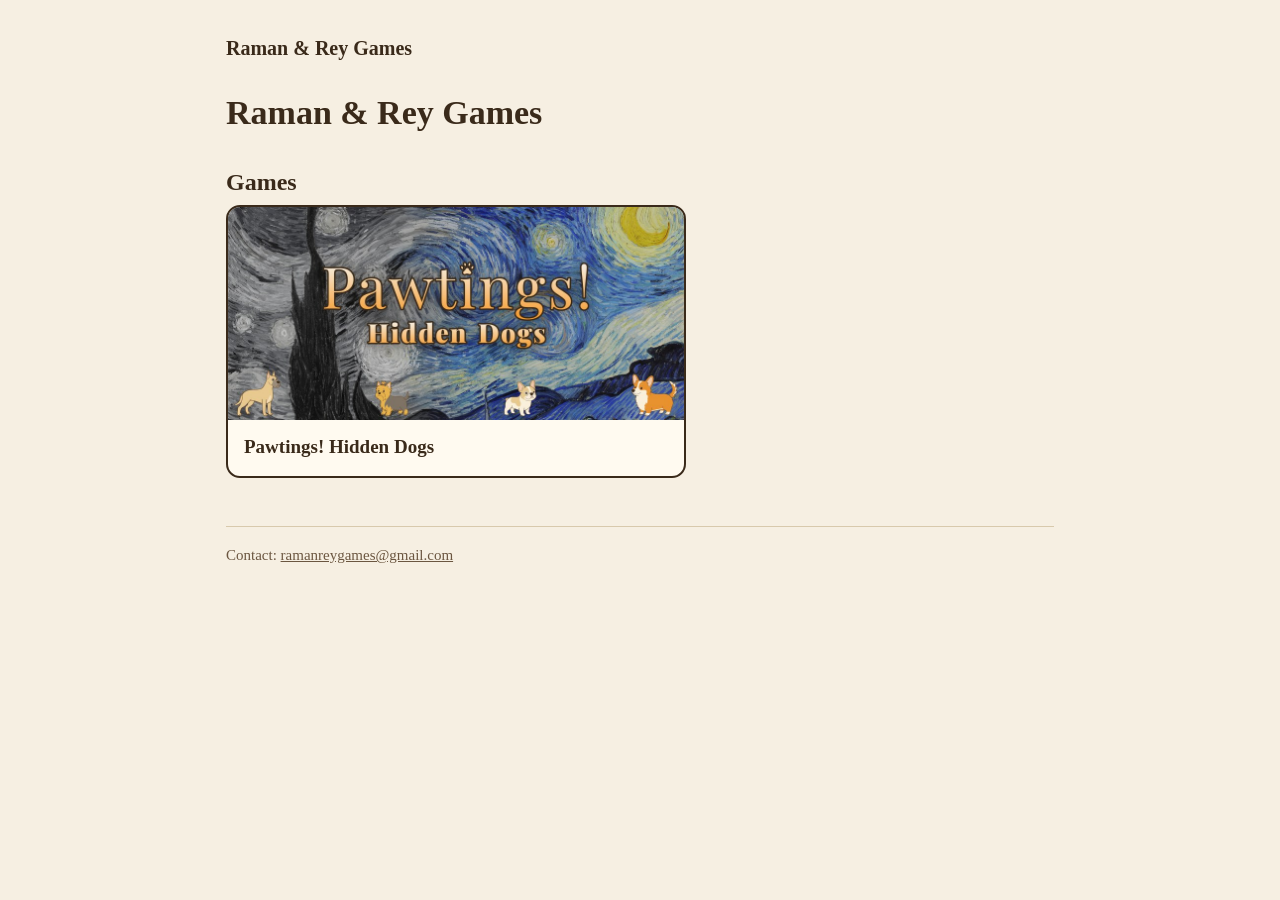
<file: index.html>
<!doctype html>
<html lang="en">
<head>
<meta charset="utf-8">
<meta name="viewport" content="width=device-width, initial-scale=1">
<title>Raman &amp; Rey Games</title>
<meta name="description" content="Raman &amp; Rey Games, the studio behind Pawtings! Hidden Dogs.">
<link rel="icon" href="favicon.png">
<link rel="stylesheet" href="style.css">
</head>
<body>
<div class="wrap">
<header class="site"><a href="./">Raman &amp; Rey Games</a></header>

<h1>Raman &amp; Rey Games</h1>

<h2>Games</h2>
<a class="card" href="pawtings/">
  <img src="pawtings/img/header.jpg" alt="Pawtings! Hidden Dogs">
  <div class="body"><strong>Pawtings! Hidden Dogs</strong></div>
</a>

<footer class="site">
  Contact: <a href="mailto:ramanreygames@gmail.com">ramanreygames@gmail.com</a>
</footer>
</div>
</body>
</html>
</file>
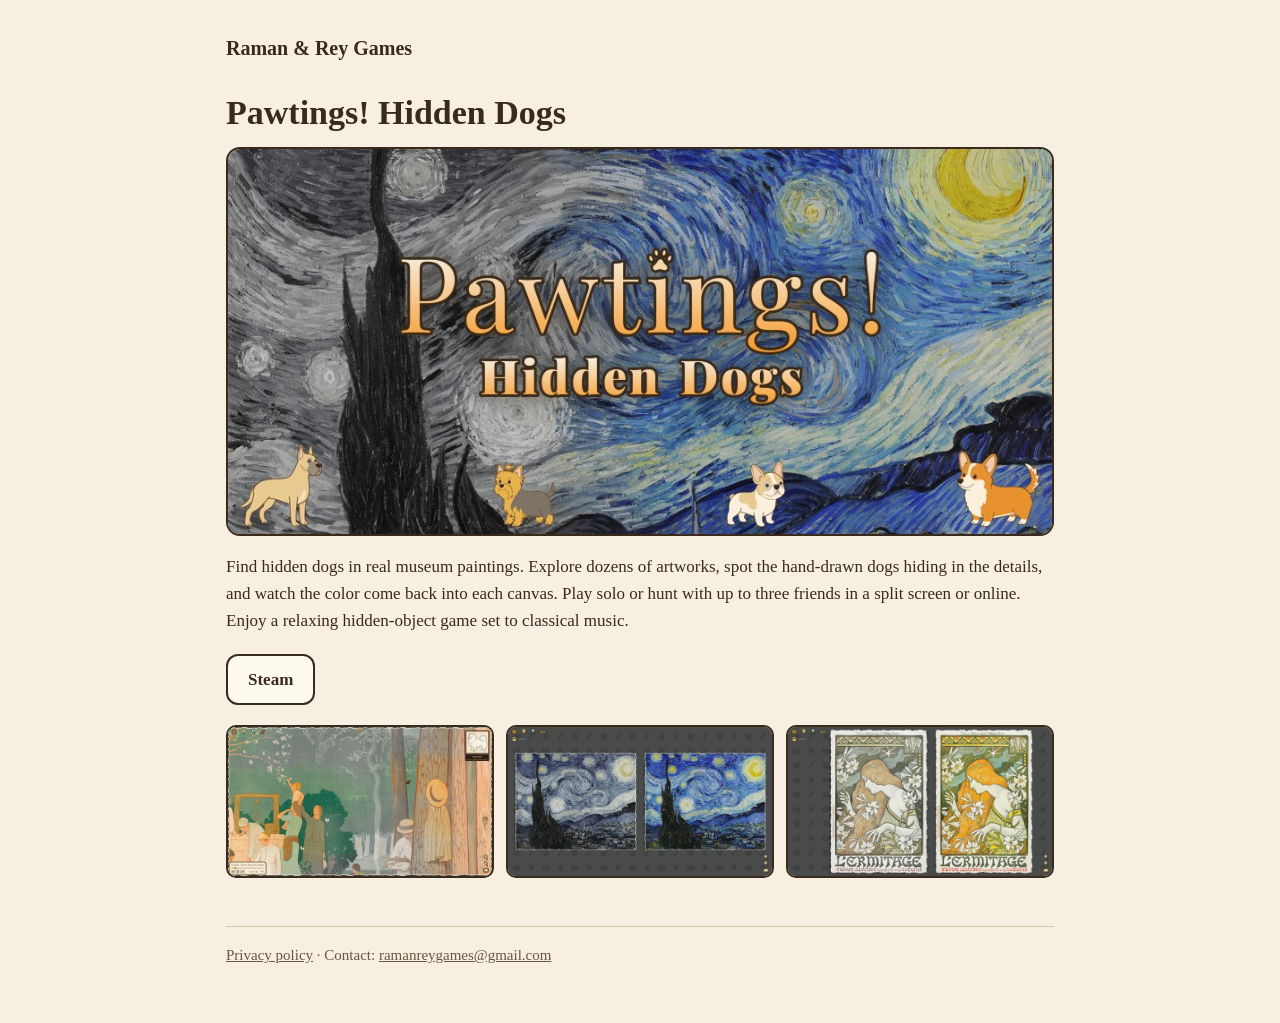
<file: pawtings/index.html>
<!doctype html>
<html lang="en">
<head>
<meta charset="utf-8">
<meta name="viewport" content="width=device-width, initial-scale=1">
<title>Pawtings! Hidden Dogs</title>
<meta name="description" content="Find hidden dogs in real museum paintings.">
<link rel="icon" href="../favicon.png">
<link rel="stylesheet" href="../style.css">
</head>
<body>
<div class="wrap">
<header class="site"><a href="../">Raman &amp; Rey Games</a></header>

<h1>Pawtings! Hidden Dogs</h1>
<img class="hero" src="img/header.jpg" alt="Pawtings! Hidden Dogs">

<p>Find hidden dogs in real museum paintings. Explore dozens of artworks, spot the hand-drawn dogs hiding in the details, and watch the color come back into each canvas. Play solo or hunt with up to three friends in a split screen or online. Enjoy a relaxing hidden-object game set to classical music.</p>

<div class="buttons">
  <a class="btn" href="https://store.steampowered.com/app/5254220/">Steam</a>
</div>

<div class="shots">
  <img src="img/shot-1.jpg" alt="Pawtings! Hidden Dogs screenshot">
  <img src="img/shot-2.jpg" alt="Pawtings! Hidden Dogs screenshot">
  <img src="img/shot-3.jpg" alt="Pawtings! Hidden Dogs screenshot">
</div>

<footer class="site">
  <a href="privacy.html">Privacy policy</a> ·
  Contact: <a href="mailto:ramanreygames@gmail.com">ramanreygames@gmail.com</a>
</footer>
</div>
</body>
</html>
</file>
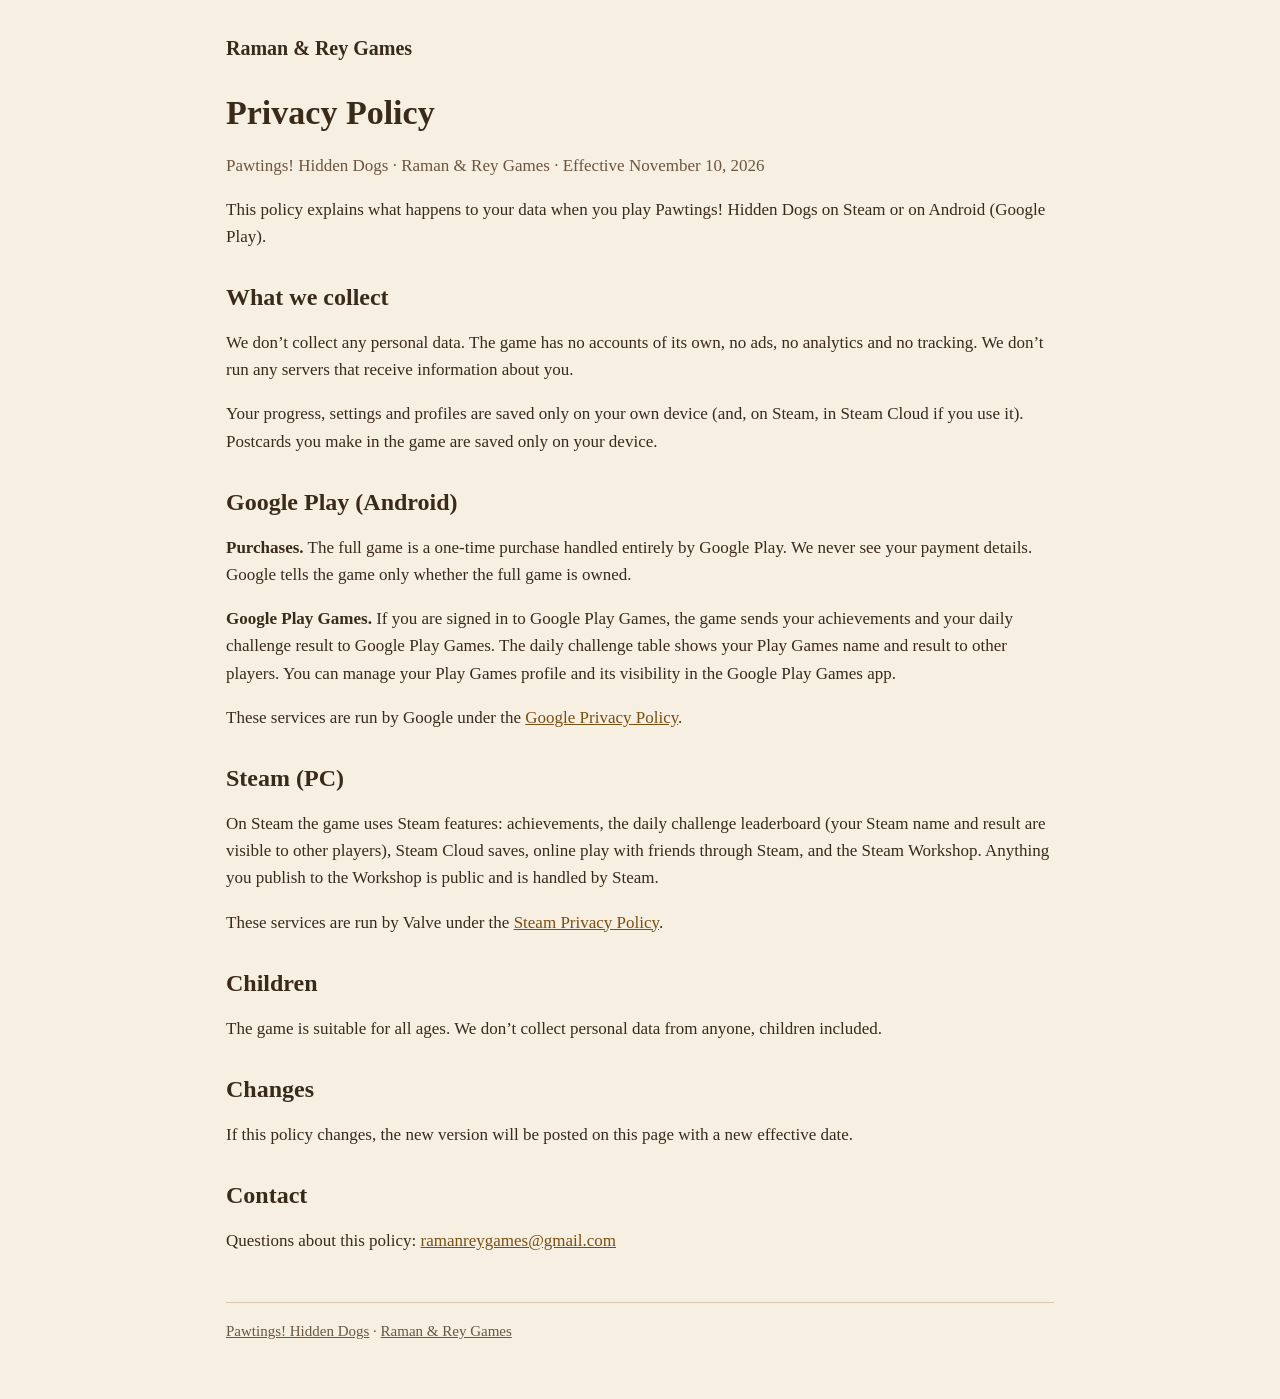
<file: pawtings/privacy.html>
<!doctype html>
<html lang="en">
<head>
<meta charset="utf-8">
<meta name="viewport" content="width=device-width, initial-scale=1">
<title>Privacy Policy: Pawtings! Hidden Dogs</title>
<meta name="description" content="Privacy policy for Pawtings! Hidden Dogs by Raman &amp; Rey Games.">
<link rel="icon" href="../favicon.png">
<link rel="stylesheet" href="../style.css">
</head>
<body>
<div class="wrap">
<header class="site"><a href="../">Raman &amp; Rey Games</a></header>

<h1>Privacy Policy</h1>
<p class="muted">Pawtings! Hidden Dogs · Raman &amp; Rey Games · Effective November 10, 2026</p>

<p>This policy explains what happens to your data when you play Pawtings! Hidden Dogs on Steam or on Android (Google Play).</p>

<h2>What we collect</h2>
<p>We don’t collect any personal data. The game has no accounts of its own, no ads, no analytics and no tracking. We don’t run any servers that receive information about you.</p>
<p>Your progress, settings and profiles are saved only on your own device (and, on Steam, in Steam Cloud if you use it). Postcards you make in the game are saved only on your device.</p>

<h2>Google Play (Android)</h2>
<p><strong>Purchases.</strong> The full game is a one-time purchase handled entirely by Google Play. We never see your payment details. Google tells the game only whether the full game is owned.</p>
<p><strong>Google Play Games.</strong> If you are signed in to Google Play Games, the game sends your achievements and your daily challenge result to Google Play Games. The daily challenge table shows your Play Games name and result to other players. You can manage your Play Games profile and its visibility in the Google Play Games app.</p>
<p>These services are run by Google under the <a href="https://policies.google.com/privacy">Google Privacy Policy</a>.</p>

<h2>Steam (PC)</h2>
<p>On Steam the game uses Steam features: achievements, the daily challenge leaderboard (your Steam name and result are visible to other players), Steam Cloud saves, online play with friends through Steam, and the Steam Workshop. Anything you publish to the Workshop is public and is handled by Steam.</p>
<p>These services are run by Valve under the <a href="https://store.steampowered.com/privacy_agreement/">Steam Privacy Policy</a>.</p>

<h2>Children</h2>
<p>The game is suitable for all ages. We don’t collect personal data from anyone, children included.</p>

<h2>Changes</h2>
<p>If this policy changes, the new version will be posted on this page with a new effective date.</p>

<h2>Contact</h2>
<p>Questions about this policy: <a href="mailto:ramanreygames@gmail.com">ramanreygames@gmail.com</a></p>

<footer class="site">
  <a href="./">Pawtings! Hidden Dogs</a> · <a href="../">Raman &amp; Rey Games</a>
</footer>
</div>
</body>
</html>
</file>
<file: style.css>
:root {
  --bg: #f6efe2;
  --card: #fffaf0;
  --ink: #3a2a1a;
  --soft: #6b5640;
  --line: #3a2a1a;
  --gold: #c9a048;
}
* { box-sizing: border-box; }
html, body { margin: 0; padding: 0; }
body {
  background: var(--bg);
  color: var(--ink);
  font: 17px/1.6 Georgia, "Literata", "Times New Roman", serif;
}
.wrap { max-width: 860px; margin: 0 auto; padding: 32px 16px 56px; }
header.site { display: flex; align-items: center; gap: 12px; margin-bottom: 28px; }
header.site a { color: var(--ink); text-decoration: none; font-weight: bold; font-size: 20px; }
h1, h2, h3 { line-height: 1.25; }
h1 { font-size: 34px; margin: 0 0 12px; }
h2 { font-size: 24px; margin: 32px 0 8px; }
h3 { font-size: 19px; margin: 24px 0 6px; }
a { color: #7a4f12; }
.card {
  display: block;
  background: var(--card);
  border: 2px solid var(--line);
  border-radius: 14px;
  overflow: hidden;
  color: var(--ink);
  text-decoration: none;
  max-width: 460px;
}
.card img { display: block; width: 100%; height: auto; }
.card .body { padding: 12px 16px 14px; }
.card .body strong { font-size: 19px; }
.hero { width: 100%; height: auto; border: 2px solid var(--line); border-radius: 14px; display: block; }
.shots { display: grid; grid-template-columns: repeat(auto-fit, minmax(240px, 1fr)); gap: 12px; margin: 20px 0; }
.shots img { width: 100%; height: auto; border-radius: 10px; border: 2px solid var(--line); display: block; }
.buttons { display: flex; flex-wrap: wrap; gap: 12px; margin: 20px 0; }
.btn {
  display: inline-block;
  background: var(--card);
  border: 2px solid var(--line);
  border-radius: 12px;
  padding: 10px 20px;
  color: var(--ink);
  text-decoration: none;
  font-weight: bold;
}
footer.site { margin-top: 48px; padding-top: 16px; border-top: 1px solid #d8c9ac; color: var(--soft); font-size: 15px; }
footer.site a { color: var(--soft); }
.muted { color: var(--soft); }
</file>
